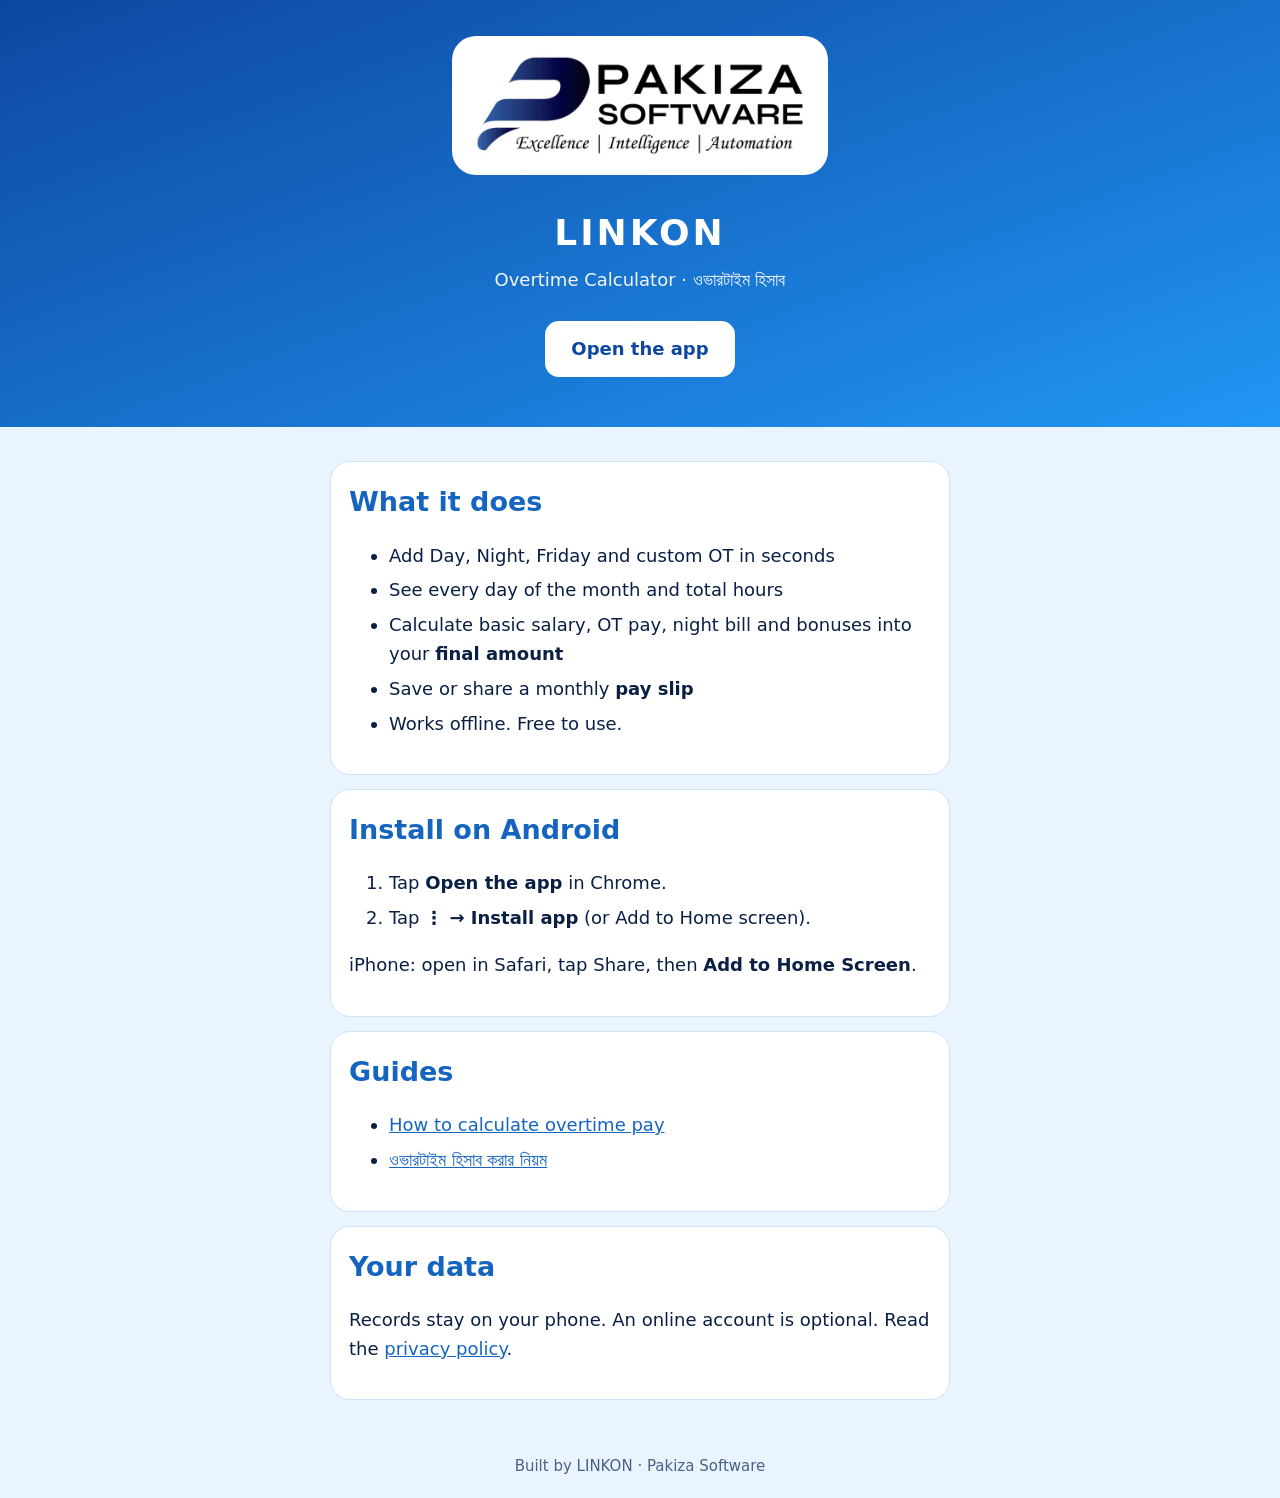
<file: download.html>
<!DOCTYPE html><html lang="en"><head><meta charset="utf-8"><meta name="viewport" content="width=device-width, initial-scale=1"><title>LINKON — Free Overtime Calculator App</title><meta name="description" content="LINKON is a free overtime (OT) calculator and pay slip app for workers. Add Day, Night and Friday OT, bonuses and see your final salary. ওভারটাইম হিসাব। Works offline."><link rel="canonical" href="https://linko81.github.io/newwwwww123/download.html"><meta property="og:title" content="LINKON — Free Overtime Calculator App"><meta property="og:description" content="LINKON is a free overtime (OT) calculator and pay slip app for workers. Add Day, Night and Friday OT, bonuses and see your final salary. ওভারটাইম হিসাব। Works offline."><meta property="og:image" content="https://linko81.github.io/newwwwww123/banner.jpg"><style>body{margin:0;font:18px/1.6 system-ui,Segoe UI,Roboto,sans-serif;background:#eaf4ff;color:#0a1f44}main{max-width:620px;margin:auto;padding:20px}
.hero{background:linear-gradient(160deg,#0d47a1,#2196f3);color:#fff;text-align:center;padding:36px 20px 44px}.hero img{width:min(86%,340px);background:#fff;border-radius:24px;padding:14px 18px}
.hero h1{margin:20px 0 4px;letter-spacing:3px}.hero p{margin:0 0 20px;opacity:.95}
.btn{display:inline-block;background:#fff;color:#0d47a1;font-weight:700;text-decoration:none;padding:14px 26px;border-radius:14px;margin:6px}
.card{background:#fff;border-radius:20px;padding:18px;margin:14px 0;border:1px solid #cfe3f7}h2{color:#1565c0;margin:0 0 8px}li{margin:6px 0}a{color:#1565c0}footer{text-align:center;color:#4a6283;font-size:15px;padding:20px}
@keyframes rise{from{opacity:0;transform:translateY(14px)}to{opacity:1;transform:none}}.card,.hero img{animation:rise .5s ease both}
@media (prefers-reduced-motion:reduce){*{animation:none!important}}</style></head><body><div class="hero"><img src="banner.jpg" alt="Pakiza Software"><h1>LINKON</h1><p>Overtime Calculator · ওভারটাইম হিসাব</p>
<a class="btn" href="./">Open the app</a></div><main>
<div class="card"><h2>What it does</h2><ul><li>Add Day, Night, Friday and custom OT in seconds</li><li>See every day of the month and total hours</li><li>Calculate basic salary, OT pay, night bill and bonuses into your <b>final amount</b></li><li>Save or share a monthly <b>pay slip</b></li><li>Works offline. Free to use.</li></ul></div>
<div class="card"><h2>Install on Android</h2><ol><li>Tap <b>Open the app</b> in Chrome.</li><li>Tap <b>⋮ → Install app</b> (or Add to Home screen).</li></ol><p>iPhone: open in Safari, tap Share, then <b>Add to Home Screen</b>.</p></div>
<div class="card"><h2>Guides</h2><ul><li><a href="guide-overtime-calculation.html">How to calculate overtime pay</a></li><li><a href="ovartime-hisab-niyom.html">ওভারটাইম হিসাব করার নিয়ম</a></li></ul></div>
<div class="card"><h2>Your data</h2><p>Records stay on your phone. An online account is optional. Read the <a href="privacy.html">privacy policy</a>.</p></div></main>
<footer>Built by LINKON · Pakiza Software</footer></body></html>
</file>
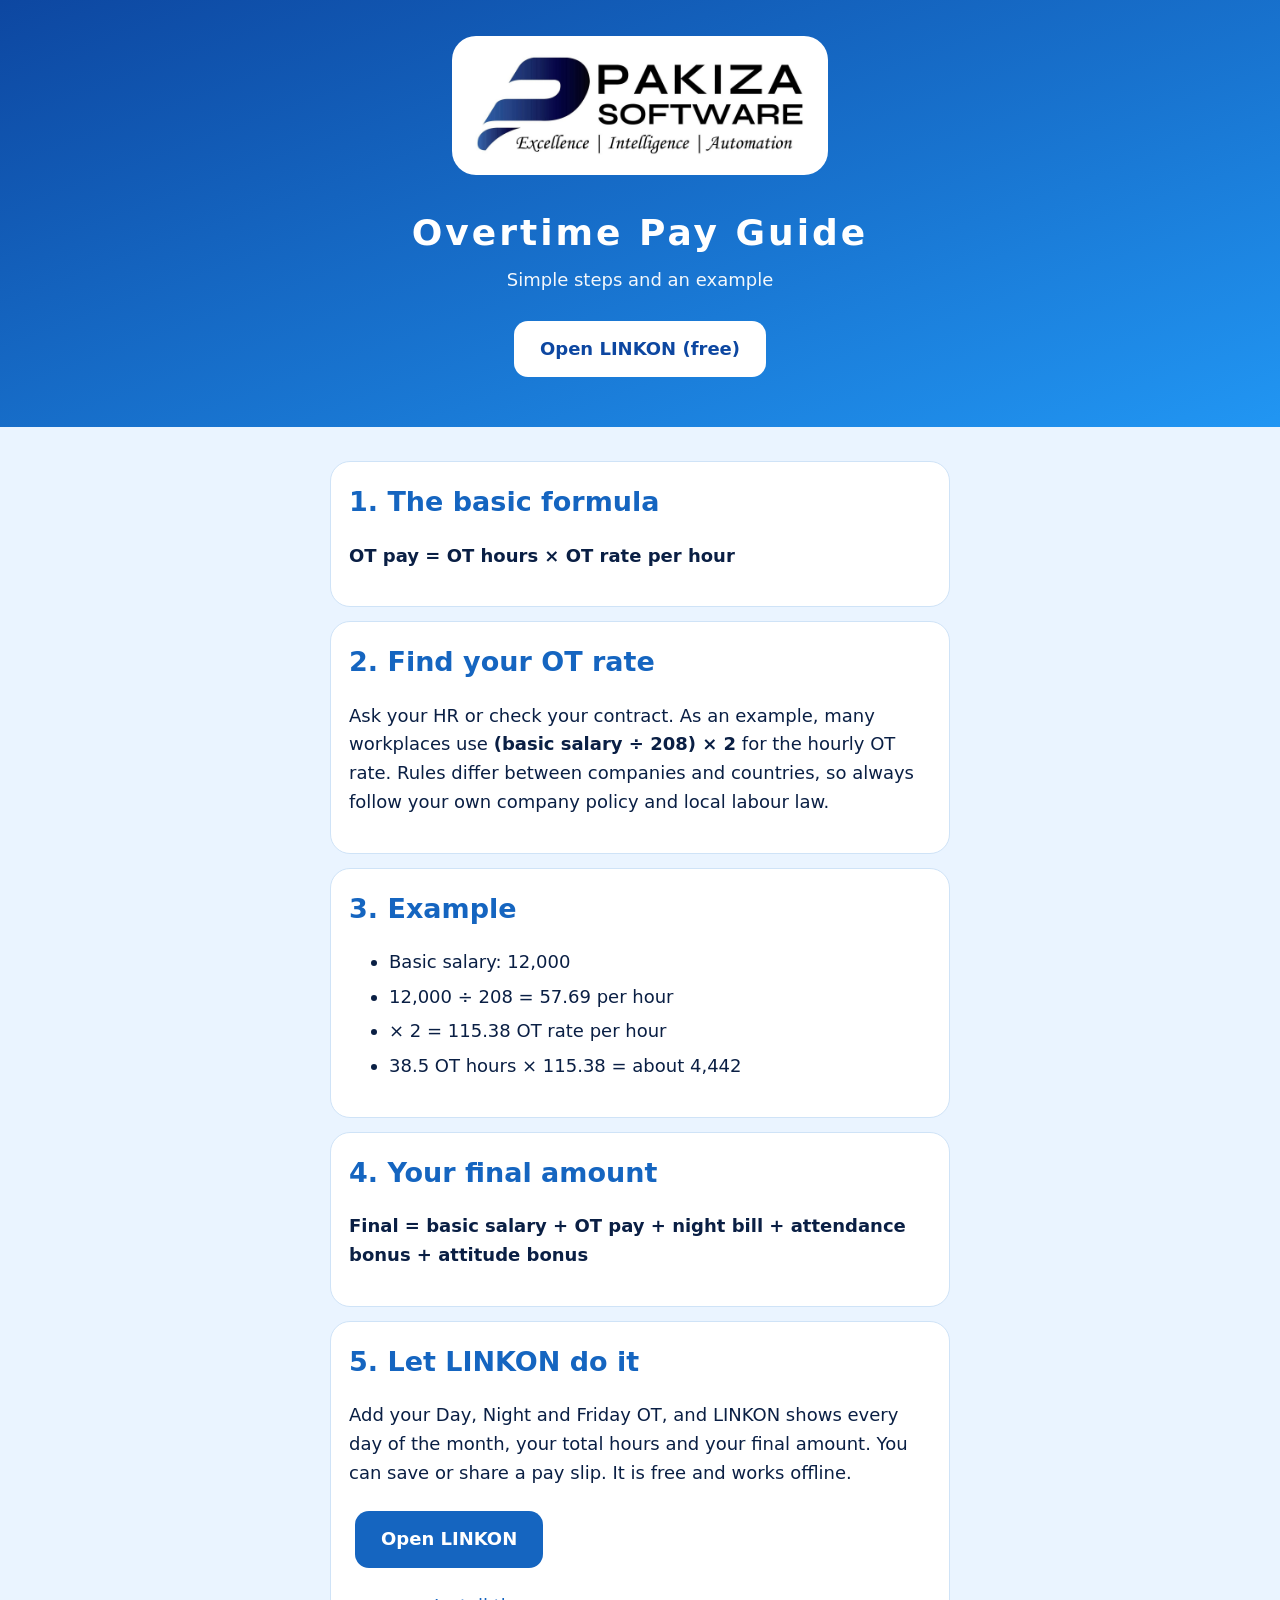
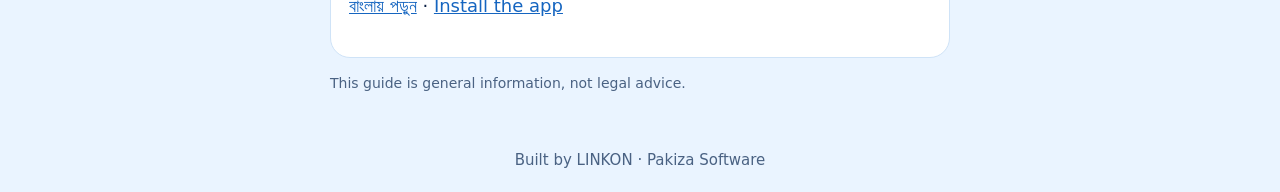
<file: guide-overtime-calculation.html>
<!DOCTYPE html><html lang="en"><head><meta charset="utf-8"><meta name="viewport" content="width=device-width, initial-scale=1"><title>How to Calculate Overtime Pay (OT) — Simple Guide | LINKON</title><meta name="description" content="Learn how to calculate overtime pay step by step, with an example, and track OT hours and your final salary free with LINKON."><link rel="canonical" href="https://linko81.github.io/newwwwww123/guide-overtime-calculation.html"><meta property="og:title" content="How to Calculate Overtime Pay (OT) — Simple Guide | LINKON"><meta property="og:description" content="Learn how to calculate overtime pay step by step, with an example, and track OT hours and your final salary free with LINKON."><meta property="og:image" content="https://linko81.github.io/newwwwww123/banner.jpg"><style>body{margin:0;font:18px/1.6 system-ui,Segoe UI,Roboto,sans-serif;background:#eaf4ff;color:#0a1f44}main{max-width:620px;margin:auto;padding:20px}
.hero{background:linear-gradient(160deg,#0d47a1,#2196f3);color:#fff;text-align:center;padding:36px 20px 44px}.hero img{width:min(86%,340px);background:#fff;border-radius:24px;padding:14px 18px}
.hero h1{margin:20px 0 4px;letter-spacing:3px}.hero p{margin:0 0 20px;opacity:.95}
.btn{display:inline-block;background:#fff;color:#0d47a1;font-weight:700;text-decoration:none;padding:14px 26px;border-radius:14px;margin:6px}
.card{background:#fff;border-radius:20px;padding:18px;margin:14px 0;border:1px solid #cfe3f7}h2{color:#1565c0;margin:0 0 8px}li{margin:6px 0}a{color:#1565c0}footer{text-align:center;color:#4a6283;font-size:15px;padding:20px}
@keyframes rise{from{opacity:0;transform:translateY(14px)}to{opacity:1;transform:none}}.card,.hero img{animation:rise .5s ease both}
@media (prefers-reduced-motion:reduce){*{animation:none!important}}</style></head><body><div class="hero"><img src="banner.jpg" alt="Pakiza Software"><h1>Overtime Pay Guide</h1><p>Simple steps and an example</p><a class="btn" href="./">Open LINKON (free)</a></div><main>
<div class="card"><h2>1. The basic formula</h2><p><b>OT pay = OT hours × OT rate per hour</b></p></div>
<div class="card"><h2>2. Find your OT rate</h2><p>Ask your HR or check your contract. As an example, many workplaces use <b>(basic salary ÷ 208) × 2</b> for the hourly OT rate. Rules differ between companies and countries, so always follow your own company policy and local labour law.</p></div>
<div class="card"><h2>3. Example</h2><ul><li>Basic salary: 12,000</li><li>12,000 ÷ 208 = 57.69 per hour</li><li>× 2 = 115.38 OT rate per hour</li><li>38.5 OT hours × 115.38 = about 4,442</li></ul></div>
<div class="card"><h2>4. Your final amount</h2><p><b>Final = basic salary + OT pay + night bill + attendance bonus + attitude bonus</b></p></div>
<div class="card"><h2>5. Let LINKON do it</h2><p>Add your Day, Night and Friday OT, and LINKON shows every day of the month, your total hours and your final amount. You can save or share a pay slip. It is free and works offline.</p><p><a class="btn" style="background:#1565c0;color:#fff" href="./">Open LINKON</a></p><p><a href="ovartime-hisab-niyom.html">বাংলায় পড়ুন</a> · <a href="download.html">Install the app</a></p></div>
<p style="font-size:14px;color:#4a6283">This guide is general information, not legal advice.</p></main><footer>Built by LINKON · Pakiza Software</footer></body></html>
</file>
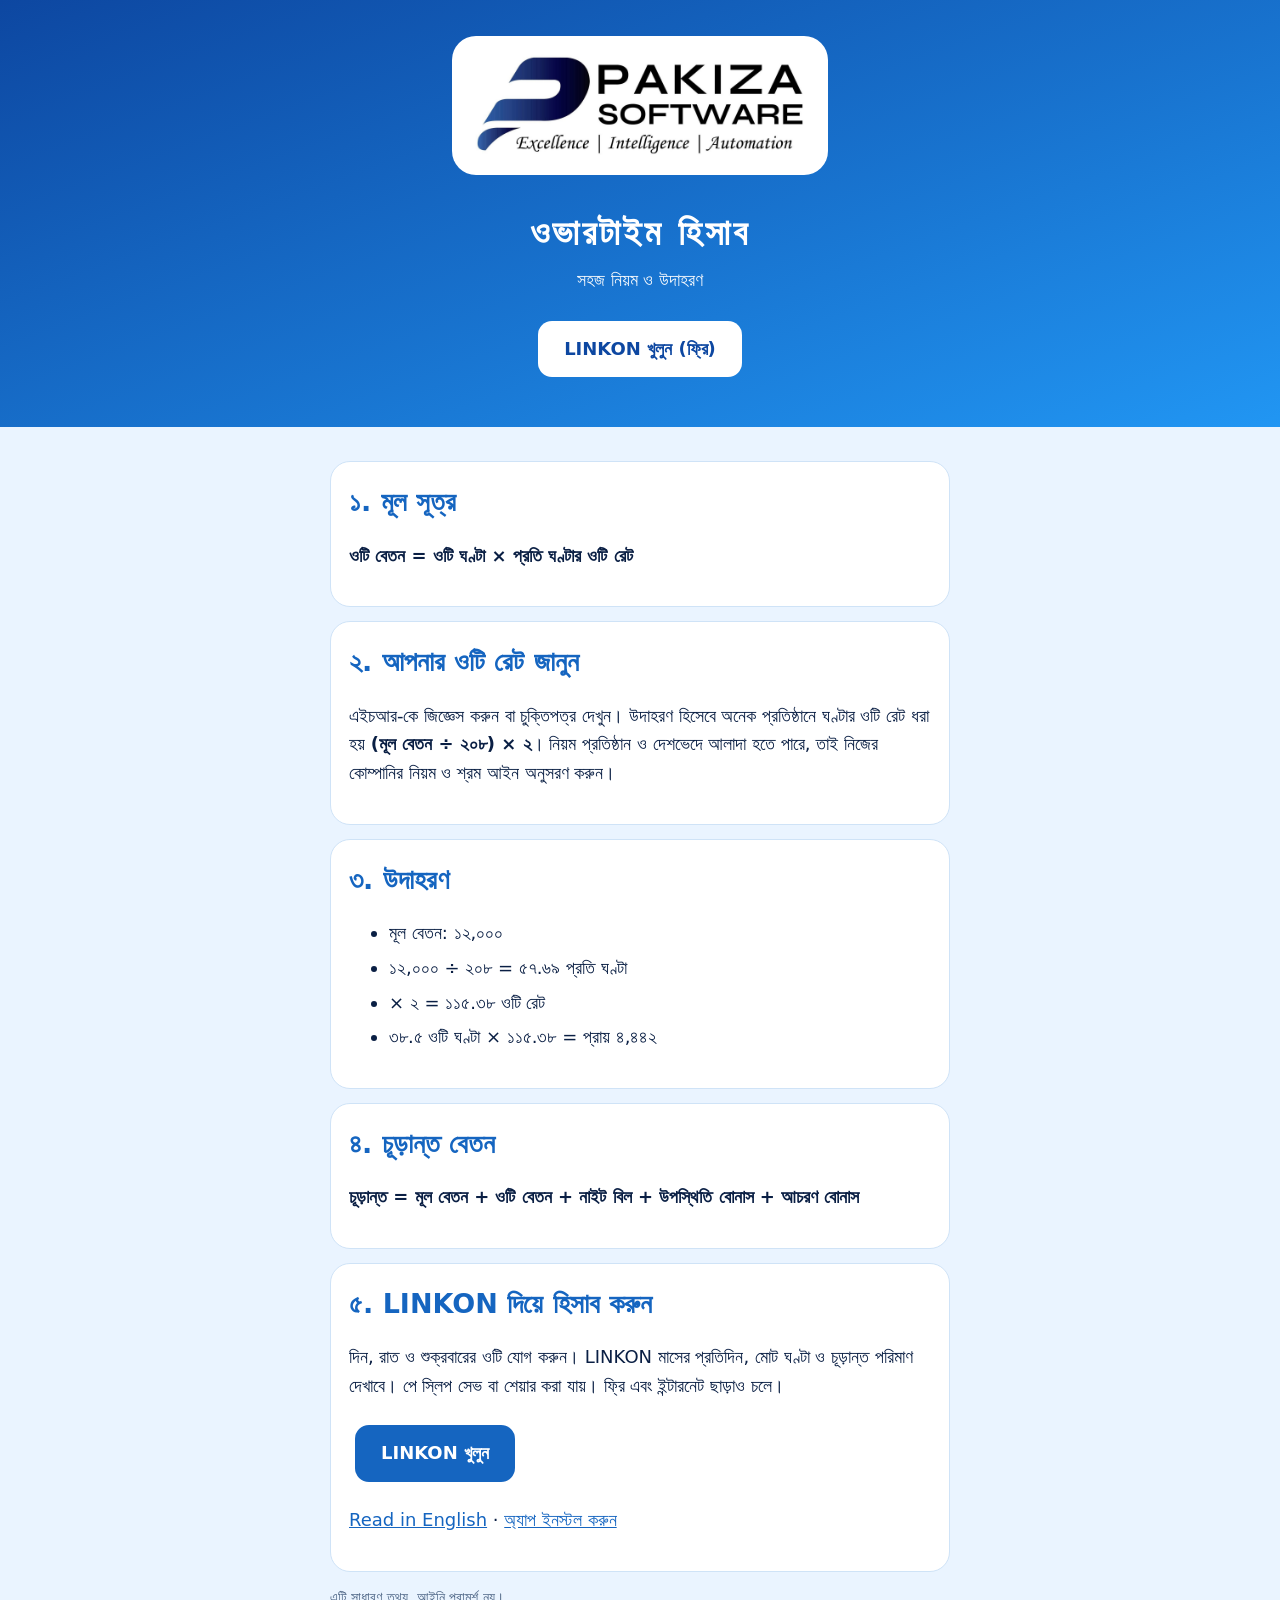
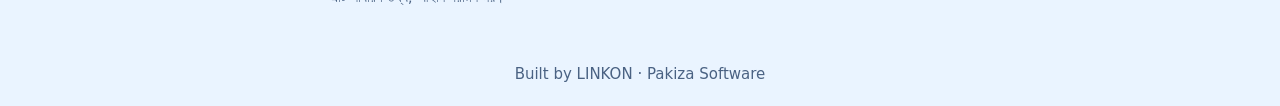
<file: ovartime-hisab-niyom.html>
<!DOCTYPE html><html lang="bn"><head><meta charset="utf-8"><meta name="viewport" content="width=device-width, initial-scale=1"><title>ওভারটাইম (OT) হিসাব করার সহজ নিয়ম | LINKON</title><meta name="description" content="ওভারটাইম বেতন কীভাবে হিসাব করবেন, উদাহরণসহ ধাপে ধাপে। LINKON অ্যাপে ওটি ঘণ্টা ও চূড়ান্ত বেতন বিনামূল্যে হিসাব করুন।"><link rel="canonical" href="https://linko81.github.io/newwwwww123/ovartime-hisab-niyom.html"><meta property="og:title" content="ওভারটাইম (OT) হিসাব করার সহজ নিয়ম | LINKON"><meta property="og:description" content="ওভারটাইম বেতন কীভাবে হিসাব করবেন, উদাহরণসহ ধাপে ধাপে। LINKON অ্যাপে ওটি ঘণ্টা ও চূড়ান্ত বেতন বিনামূল্যে হিসাব করুন।"><meta property="og:image" content="https://linko81.github.io/newwwwww123/banner.jpg"><style>body{margin:0;font:18px/1.6 system-ui,Segoe UI,Roboto,sans-serif;background:#eaf4ff;color:#0a1f44}main{max-width:620px;margin:auto;padding:20px}
.hero{background:linear-gradient(160deg,#0d47a1,#2196f3);color:#fff;text-align:center;padding:36px 20px 44px}.hero img{width:min(86%,340px);background:#fff;border-radius:24px;padding:14px 18px}
.hero h1{margin:20px 0 4px;letter-spacing:3px}.hero p{margin:0 0 20px;opacity:.95}
.btn{display:inline-block;background:#fff;color:#0d47a1;font-weight:700;text-decoration:none;padding:14px 26px;border-radius:14px;margin:6px}
.card{background:#fff;border-radius:20px;padding:18px;margin:14px 0;border:1px solid #cfe3f7}h2{color:#1565c0;margin:0 0 8px}li{margin:6px 0}a{color:#1565c0}footer{text-align:center;color:#4a6283;font-size:15px;padding:20px}
@keyframes rise{from{opacity:0;transform:translateY(14px)}to{opacity:1;transform:none}}.card,.hero img{animation:rise .5s ease both}
@media (prefers-reduced-motion:reduce){*{animation:none!important}}</style></head><body><div class="hero"><img src="banner.jpg" alt="Pakiza Software"><h1>ওভারটাইম হিসাব</h1><p>সহজ নিয়ম ও উদাহরণ</p><a class="btn" href="./">LINKON খুলুন (ফ্রি)</a></div><main>
<div class="card"><h2>১. মূল সূত্র</h2><p><b>ওটি বেতন = ওটি ঘণ্টা × প্রতি ঘণ্টার ওটি রেট</b></p></div>
<div class="card"><h2>২. আপনার ওটি রেট জানুন</h2><p>এইচআর-কে জিজ্ঞেস করুন বা চুক্তিপত্র দেখুন। উদাহরণ হিসেবে অনেক প্রতিষ্ঠানে ঘণ্টার ওটি রেট ধরা হয় <b>(মূল বেতন ÷ ২০৮) × ২</b>। নিয়ম প্রতিষ্ঠান ও দেশভেদে আলাদা হতে পারে, তাই নিজের কোম্পানির নিয়ম ও শ্রম আইন অনুসরণ করুন।</p></div>
<div class="card"><h2>৩. উদাহরণ</h2><ul><li>মূল বেতন: ১২,০০০</li><li>১২,০০০ ÷ ২০৮ = ৫৭.৬৯ প্রতি ঘণ্টা</li><li>× ২ = ১১৫.৩৮ ওটি রেট</li><li>৩৮.৫ ওটি ঘণ্টা × ১১৫.৩৮ = প্রায় ৪,৪৪২</li></ul></div>
<div class="card"><h2>৪. চূড়ান্ত বেতন</h2><p><b>চূড়ান্ত = মূল বেতন + ওটি বেতন + নাইট বিল + উপস্থিতি বোনাস + আচরণ বোনাস</b></p></div>
<div class="card"><h2>৫. LINKON দিয়ে হিসাব করুন</h2><p>দিন, রাত ও শুক্রবারের ওটি যোগ করুন। LINKON মাসের প্রতিদিন, মোট ঘণ্টা ও চূড়ান্ত পরিমাণ দেখাবে। পে স্লিপ সেভ বা শেয়ার করা যায়। ফ্রি এবং ইন্টারনেট ছাড়াও চলে।</p><p><a class="btn" style="background:#1565c0;color:#fff" href="./">LINKON খুলুন</a></p><p><a href="guide-overtime-calculation.html">Read in English</a> · <a href="download.html">অ্যাপ ইনস্টল করুন</a></p></div>
<p style="font-size:14px;color:#4a6283">এটি সাধারণ তথ্য, আইনি পরামর্শ নয়।</p></main><footer>Built by LINKON · Pakiza Software</footer></body></html>
</file>
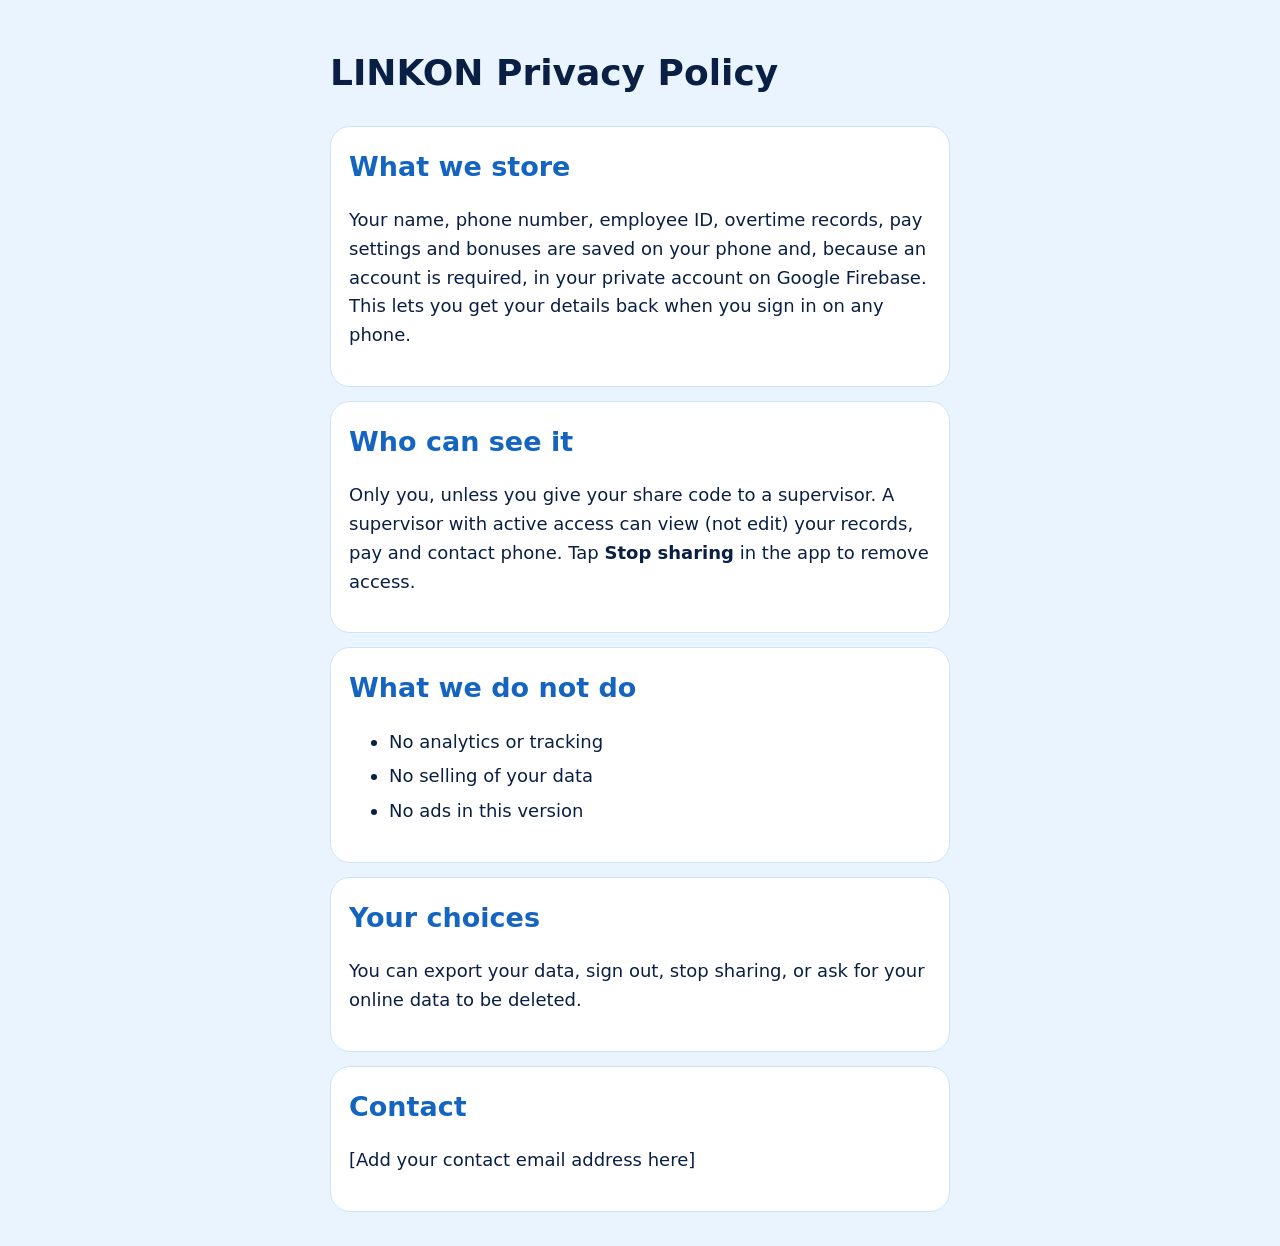
<file: privacy.html>
<!DOCTYPE html><html lang="en"><head><meta charset="utf-8"><meta name="viewport" content="width=device-width, initial-scale=1"><title>LINKON Privacy Policy</title><meta name="description" content="How LINKON stores and protects your overtime and pay data."><link rel="canonical" href="https://linko81.github.io/newwwwww123/privacy.html"><meta property="og:title" content="LINKON Privacy Policy"><meta property="og:description" content="How LINKON stores and protects your overtime and pay data."><meta property="og:image" content="https://linko81.github.io/newwwwww123/banner.jpg"><style>body{margin:0;font:18px/1.6 system-ui,Segoe UI,Roboto,sans-serif;background:#eaf4ff;color:#0a1f44}main{max-width:620px;margin:auto;padding:20px}
.hero{background:linear-gradient(160deg,#0d47a1,#2196f3);color:#fff;text-align:center;padding:36px 20px 44px}.hero img{width:min(86%,340px);background:#fff;border-radius:24px;padding:14px 18px}
.hero h1{margin:20px 0 4px;letter-spacing:3px}.hero p{margin:0 0 20px;opacity:.95}
.btn{display:inline-block;background:#fff;color:#0d47a1;font-weight:700;text-decoration:none;padding:14px 26px;border-radius:14px;margin:6px}
.card{background:#fff;border-radius:20px;padding:18px;margin:14px 0;border:1px solid #cfe3f7}h2{color:#1565c0;margin:0 0 8px}li{margin:6px 0}a{color:#1565c0}footer{text-align:center;color:#4a6283;font-size:15px;padding:20px}
@keyframes rise{from{opacity:0;transform:translateY(14px)}to{opacity:1;transform:none}}.card,.hero img{animation:rise .5s ease both}
@media (prefers-reduced-motion:reduce){*{animation:none!important}}</style></head><body><main><h1>LINKON Privacy Policy</h1>
<div class="card"><h2>What we store</h2><p>Your name, phone number, employee ID, overtime records, pay settings and bonuses are saved on your phone and, because an account is required, in your private account on Google Firebase. This lets you get your details back when you sign in on any phone.</p></div>
<div class="card"><h2>Who can see it</h2><p>Only you, unless you give your share code to a supervisor. A supervisor with active access can view (not edit) your records, pay and contact phone. Tap <b>Stop sharing</b> in the app to remove access.</p></div>
<div class="card"><h2>What we do not do</h2><ul><li>No analytics or tracking</li><li>No selling of your data</li><li>No ads in this version</li></ul></div>
<div class="card"><h2>Your choices</h2><p>You can export your data, sign out, stop sharing, or ask for your online data to be deleted.</p></div>
<div class="card"><h2>Contact</h2><p>[Add your contact email address here]</p></div></main></body></html>
</file>
